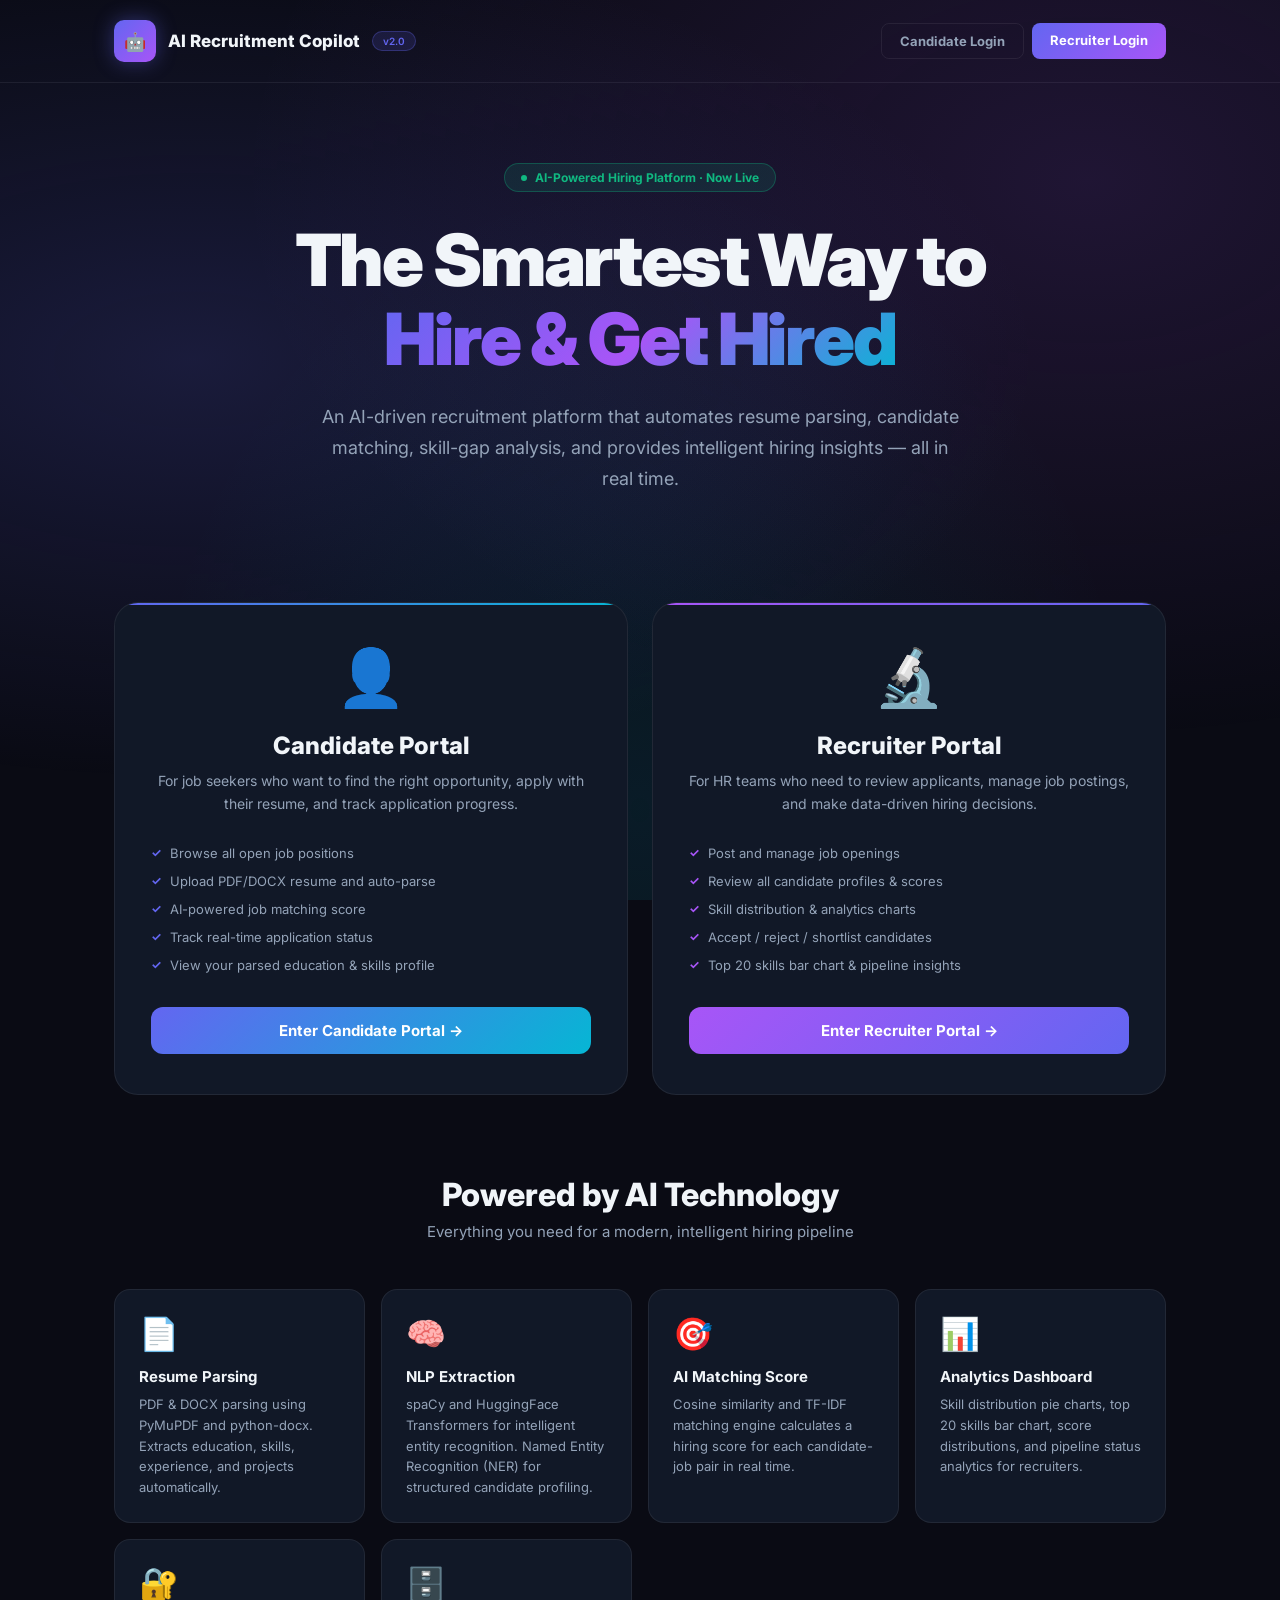
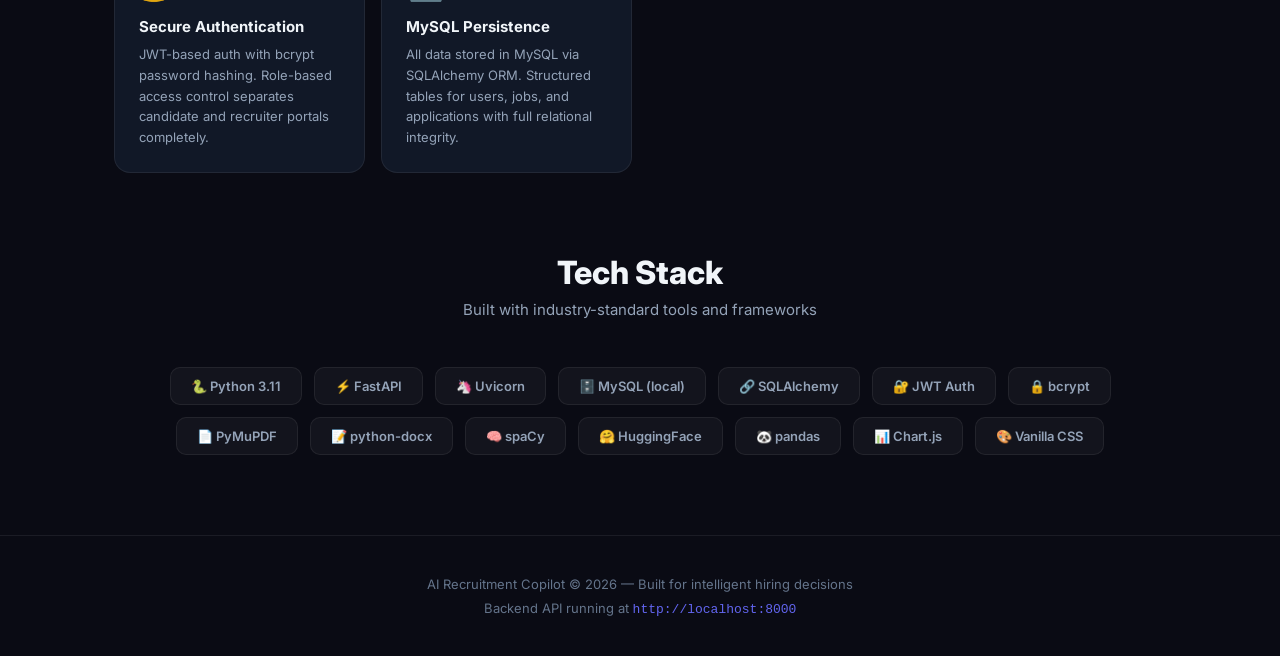
<file: index.html>
<!DOCTYPE html>
<html lang="en">
<head>
  <meta charset="UTF-8">
  <meta name="viewport" content="width=device-width, initial-scale=1.0">
  <meta name="description" content="AI Recruitment Copilot — An AI-powered smart hiring platform with candidate matching, resume parsing, and skill-gap analysis.">
  <title>AI Recruitment Copilot — Smart Hiring Platform</title>
  <link rel="preconnect" href="https://fonts.googleapis.com">
  <link rel="preconnect" href="https://fonts.gstatic.com" crossorigin>
  <link href="https://fonts.googleapis.com/css2?family=Inter:wght@300;400;500;600;700;800;900&display=swap" rel="stylesheet">
  <style>
    :root {
      --clr-bg: #0a0b14;
      --clr-surface: #111827;
      --clr-border: rgba(255,255,255,0.07);
      --clr-primary: #6366f1;
      --clr-accent: #a855f7;
      --clr-secondary: #06b6d4;
      --clr-green: #10b981;
      --txt-primary: #f1f5f9;
      --txt-secondary: #94a3b8;
      --txt-muted: #64748b;
    }
    * { margin:0; padding:0; box-sizing:border-box; }
    body {
      font-family:'Inter',sans-serif;
      background: var(--clr-bg);
      color: var(--txt-primary);
      min-height: 100vh;
      overflow-x: hidden;
    }
    /* Background glow */
    .bg-glow {
      position: fixed; inset: 0; pointer-events: none; z-index: 0;
      background:
        radial-gradient(ellipse at 15% 40%, rgba(99,102,241,0.18) 0%, transparent 55%),
        radial-gradient(ellipse at 85% 20%, rgba(168,85,247,0.14) 0%, transparent 55%),
        radial-gradient(ellipse at 50% 90%, rgba(6,182,212,0.1) 0%, transparent 55%);
    }
    .container { position: relative; z-index:1; max-width:1100px; margin: 0 auto; padding: 0 24px; }

    /* ── Navbar ── */
    nav {
      padding: 20px 0;
      border-bottom: 1px solid var(--clr-border);
    }
    .nav-inner { display: flex; align-items: center; justify-content: space-between; }
    .nav-logo { display: flex; align-items: center; gap: 12px; }
    .nav-logo .logo-icon { width: 42px; height: 42px; border-radius: 10px; background: linear-gradient(135deg, var(--clr-primary), var(--clr-accent)); display: flex; align-items: center; justify-content: center; font-size: 18px; font-weight: 900; color: white; box-shadow: 0 0 20px rgba(99,102,241,0.4); }
    .nav-logo .logo-name { font-size: 17px; font-weight: 800; }
    .nav-badge { font-size: 10px; font-weight: 600; background: rgba(99,102,241,0.15); color: var(--clr-primary); padding: 3px 10px; border-radius: 99px; border: 1px solid rgba(99,102,241,0.3); }
    .nav-links { display: flex; gap: 8px; }
    .nav-btn { padding: 9px 18px; border-radius: 8px; font-family: 'Inter',sans-serif; font-size: 13px; font-weight: 700; cursor: pointer; text-decoration: none; transition: all 0.2s; }
    .nav-btn.outline { background: transparent; border: 1px solid var(--clr-border); color: var(--txt-secondary); }
    .nav-btn.outline:hover { border-color: var(--clr-primary); color: var(--clr-primary); }
    .nav-btn.filled { background: linear-gradient(135deg,var(--clr-primary),var(--clr-accent)); border: none; color: white; }
    .nav-btn.filled:hover { opacity: 0.85; }

    /* ── Hero ── */
    .hero { text-align: center; padding: 80px 0 60px; }
    .hero-chip { display: inline-flex; align-items: center; gap: 8px; background: rgba(16,185,129,0.12); border: 1px solid rgba(16,185,129,0.3); color: var(--clr-green); padding: 6px 16px; border-radius: 99px; font-size: 12px; font-weight: 700; margin-bottom: 28px; animation: fadeInUp 0.6s ease both; }
    .hero-chip .dot { width: 6px; height: 6px; background: var(--clr-green); border-radius: 50%; animation: pulse 1.5s ease-in-out infinite; }
    @keyframes pulse { 0%,100%{opacity:1;transform:scale(1);} 50%{opacity:0.5;transform:scale(1.4);} }
    @keyframes fadeInUp { from{opacity:0;transform:translateY(20px);} to{opacity:1;transform:translateY(0);} }
    .hero h1 {
      font-size: clamp(42px, 6vw, 72px);
      font-weight: 900;
      line-height: 1.1;
      letter-spacing: -0.03em;
      margin-bottom: 24px;
      animation: fadeInUp 0.6s 0.1s ease both;
    }
    .hero h1 .gradient { background: linear-gradient(135deg, var(--clr-primary), var(--clr-accent), var(--clr-secondary)); -webkit-background-clip: text; background-clip: text; -webkit-text-fill-color: transparent; }
    .hero p { font-size: 18px; color: var(--txt-secondary); max-width: 640px; margin: 0 auto 48px; line-height: 1.7; animation: fadeInUp 0.6s 0.2s ease both; }

    /* ── Portal Cards ── */
    .portals { display: grid; grid-template-columns: 1fr 1fr; gap: 24px; margin-bottom: 80px; animation: fadeInUp 0.6s 0.3s ease both; }
    .portal-card {
      background: var(--clr-surface);
      border: 1px solid var(--clr-border);
      border-radius: 24px;
      padding: 40px 36px;
      text-align: center;
      transition: border-color 0.3s, transform 0.3s, box-shadow 0.3s;
      position: relative;
      overflow: hidden;
      text-decoration: none;
      display: block;
    }
    .portal-card:hover { transform: translateY(-6px); box-shadow: 0 16px 48px rgba(0,0,0,0.4); }
    .portal-card.candidate:hover { border-color: var(--clr-primary); box-shadow: 0 16px 48px rgba(99,102,241,0.2); }
    .portal-card.recruiter:hover { border-color: var(--clr-accent); box-shadow: 0 16px 48px rgba(168,85,247,0.2); }
    .portal-card::before { content:''; position:absolute; top:-1px; left:-1px; right:-1px; height:3px; }
    .portal-card.candidate::before { background: linear-gradient(90deg,var(--clr-primary),var(--clr-secondary)); }
    .portal-card.recruiter::before { background: linear-gradient(90deg,var(--clr-accent),var(--clr-primary)); }
    .portal-icon { font-size: 56px; margin-bottom: 20px; display: block; }
    .portal-title { font-size: 24px; font-weight: 800; margin-bottom: 10px; color: var(--txt-primary); }
    .portal-desc { font-size: 14px; color: var(--txt-secondary); line-height: 1.6; margin-bottom: 24px; }
    .portal-features { list-style: none; text-align: left; margin-bottom: 28px; }
    .portal-features li { display: flex; align-items: center; gap: 8px; font-size: 13px; color: var(--txt-secondary); padding: 6px 0; }
    .portal-features li::before { content: '✓'; font-weight: 700; font-size: 12px; flex-shrink: 0; }
    .portal-card.candidate .portal-features li::before { color: var(--clr-primary); }
    .portal-card.recruiter .portal-features li::before { color: var(--clr-accent); }
    .portal-btn { display: inline-block; width: 100%; padding: 14px; border-radius: 12px; font-size: 15px; font-weight: 700; color: white; text-decoration: none; transition: opacity 0.2s; }
    .portal-card.candidate .portal-btn { background: linear-gradient(135deg,var(--clr-primary),var(--clr-secondary)); }
    .portal-card.recruiter .portal-btn { background: linear-gradient(135deg,var(--clr-accent),var(--clr-primary)); }
    .portal-btn:hover { opacity: 0.85; }

    /* ── Features ── */
    .features-section { margin-bottom: 80px; }
    .section-title { font-size: 32px; font-weight: 800; text-align: center; margin-bottom: 8px; }
    .section-sub { text-align: center; color: var(--txt-secondary); font-size: 15px; margin-bottom: 48px; }
    .features-grid { display: grid; grid-template-columns: repeat(auto-fit, minmax(240px, 1fr)); gap: 16px; }
    .feature-card { background: var(--clr-surface); border: 1px solid var(--clr-border); border-radius: 16px; padding: 24px; transition: border-color 0.2s, transform 0.2s; }
    .feature-card:hover { border-color: rgba(99,102,241,0.3); transform: translateY(-2px); }
    .feature-icon { font-size: 32px; margin-bottom: 14px; }
    .feature-title { font-size: 15px; font-weight: 700; margin-bottom: 8px; }
    .feature-desc { font-size: 13px; color: var(--txt-secondary); line-height: 1.6; }

    /* ── Tech Stack ── */
    .tech-section { margin-bottom: 80px; text-align: center; }
    .tech-row { display: flex; flex-wrap: wrap; justify-content: center; gap: 12px; margin-top: 32px; }
    .tech-badge { background: rgba(255,255,255,0.04); border: 1px solid var(--clr-border); border-radius: 10px; padding: 10px 20px; font-size: 13px; font-weight: 600; color: var(--txt-secondary); transition: border-color 0.2s, color 0.2s; }
    .tech-badge:hover { border-color: var(--clr-primary); color: var(--txt-primary); }

    /* ── Footer ── */
    footer { border-top: 1px solid var(--clr-border); padding: 40px 0; text-align: center; color: var(--txt-muted); font-size: 13px; }

    @media (max-width: 768px) {
      .portals { grid-template-columns: 1fr; }
      .nav-links { display: none; }
    }
  </style>
</head>
<body>
<div class="bg-glow"></div>

<nav>
  <div class="container">
    <div class="nav-inner">
      <div class="nav-logo">
        <div class="logo-icon">🤖</div>
        <div>
          <div class="logo-name">AI Recruitment Copilot</div>
        </div>
        <span class="nav-badge">v2.0</span>
      </div>
      <div class="nav-links">
        <a href="candidate_portal/index.html" class="nav-btn outline">Candidate Login</a>
        <a href="recruiter_portal/index.html" class="nav-btn filled">Recruiter Login</a>
      </div>
    </div>
  </div>
</nav>

<div class="container">
  <!-- Hero -->
  <section class="hero">
    <div class="hero-chip"><div class="dot"></div> AI-Powered Hiring Platform · Now Live</div>
    <h1>
      The Smartest Way to<br>
      <span class="gradient">Hire & Get Hired</span>
    </h1>
    <p>An AI-driven recruitment platform that automates resume parsing, candidate matching, skill-gap analysis, and provides intelligent hiring insights — all in real time.</p>
  </section>

  <!-- Portal Selection -->
  <div class="portals">
    <a href="candidate_portal/index.html" class="portal-card candidate">
      <span class="portal-icon">👤</span>
      <div class="portal-title">Candidate Portal</div>
      <div class="portal-desc">For job seekers who want to find the right opportunity, apply with their resume, and track application progress.</div>
      <ul class="portal-features">
        <li>Browse all open job positions</li>
        <li>Upload PDF/DOCX resume and auto-parse</li>
        <li>AI-powered job matching score</li>
        <li>Track real-time application status</li>
        <li>View your parsed education & skills profile</li>
      </ul>
      <span class="portal-btn">Enter Candidate Portal →</span>
    </a>
    <a href="recruiter_portal/index.html" class="portal-card recruiter">
      <span class="portal-icon">🔬</span>
      <div class="portal-title">Recruiter Portal</div>
      <div class="portal-desc">For HR teams who need to review applicants, manage job postings, and make data-driven hiring decisions.</div>
      <ul class="portal-features">
        <li>Post and manage job openings</li>
        <li>Review all candidate profiles & scores</li>
        <li>Skill distribution & analytics charts</li>
        <li>Accept / reject / shortlist candidates</li>
        <li>Top 20 skills bar chart & pipeline insights</li>
      </ul>
      <span class="portal-btn">Enter Recruiter Portal →</span>
    </a>
  </div>

  <!-- Features -->
  <section class="features-section">
    <div class="section-title">Powered by AI Technology</div>
    <div class="section-sub">Everything you need for a modern, intelligent hiring pipeline</div>
    <div class="features-grid">
      <div class="feature-card">
        <div class="feature-icon">📄</div>
        <div class="feature-title">Resume Parsing</div>
        <div class="feature-desc">PDF & DOCX parsing using PyMuPDF and python-docx. Extracts education, skills, experience, and projects automatically.</div>
      </div>
      <div class="feature-card">
        <div class="feature-icon">🧠</div>
        <div class="feature-title">NLP Extraction</div>
        <div class="feature-desc">spaCy and HuggingFace Transformers for intelligent entity recognition. Named Entity Recognition (NER) for structured candidate profiling.</div>
      </div>
      <div class="feature-card">
        <div class="feature-icon">🎯</div>
        <div class="feature-title">AI Matching Score</div>
        <div class="feature-desc">Cosine similarity and TF-IDF matching engine calculates a hiring score for each candidate-job pair in real time.</div>
      </div>
      <div class="feature-card">
        <div class="feature-icon">📊</div>
        <div class="feature-title">Analytics Dashboard</div>
        <div class="feature-desc">Skill distribution pie charts, top 20 skills bar chart, score distributions, and pipeline status analytics for recruiters.</div>
      </div>
      <div class="feature-card">
        <div class="feature-icon">🔐</div>
        <div class="feature-title">Secure Authentication</div>
        <div class="feature-desc">JWT-based auth with bcrypt password hashing. Role-based access control separates candidate and recruiter portals completely.</div>
      </div>
      <div class="feature-card">
        <div class="feature-icon">🗄️</div>
        <div class="feature-title">MySQL Persistence</div>
        <div class="feature-desc">All data stored in MySQL via SQLAlchemy ORM. Structured tables for users, jobs, and applications with full relational integrity.</div>
      </div>
    </div>
  </section>

  <!-- Tech Stack -->
  <section class="tech-section">
    <div class="section-title">Tech Stack</div>
    <div class="section-sub">Built with industry-standard tools and frameworks</div>
    <div class="tech-row">
      <span class="tech-badge">🐍 Python 3.11</span>
      <span class="tech-badge">⚡ FastAPI</span>
      <span class="tech-badge">🦄 Uvicorn</span>
      <span class="tech-badge">🗄️ MySQL (local)</span>
      <span class="tech-badge">🔗 SQLAlchemy</span>
      <span class="tech-badge">🔐 JWT Auth</span>
      <span class="tech-badge">🔒 bcrypt</span>
      <span class="tech-badge">📄 PyMuPDF</span>
      <span class="tech-badge">📝 python-docx</span>
      <span class="tech-badge">🧠 spaCy</span>
      <span class="tech-badge">🤗 HuggingFace</span>
      <span class="tech-badge">🐼 pandas</span>
      <span class="tech-badge">📊 Chart.js</span>
      <span class="tech-badge">🎨 Vanilla CSS</span>
    </div>
  </section>
</div>

<footer>
  <div class="container">
    <p>AI Recruitment Copilot © 2026 — Built for intelligent hiring decisions</p>
    <p style="margin-top:8px;">Backend API running at <code style="color:var(--clr-primary);">http://localhost:8000</code></p>
  </div>
</footer>
</body>
</html>
</file>
